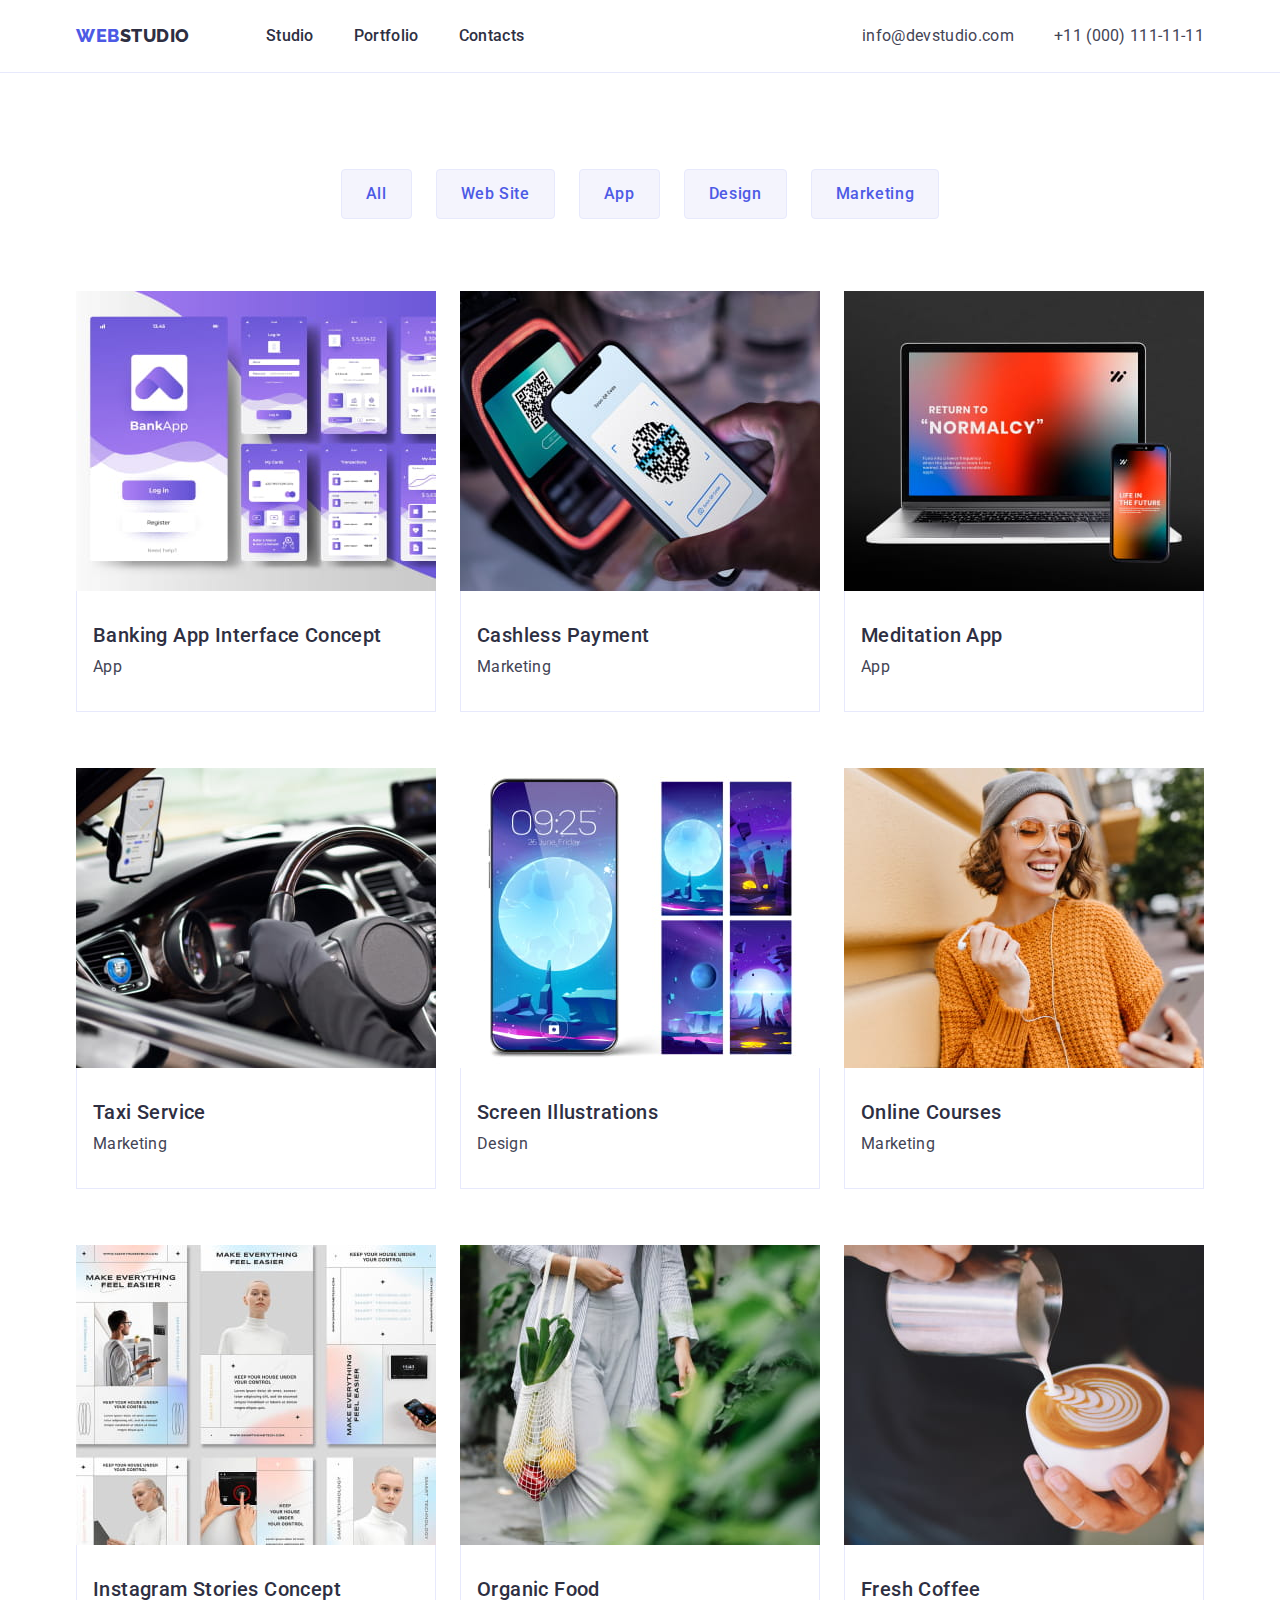
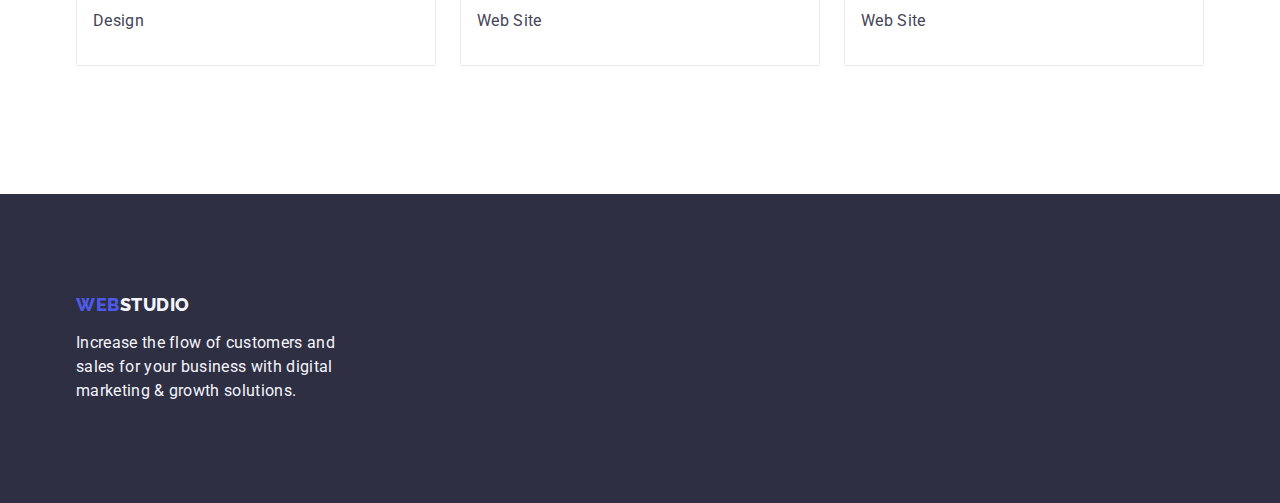
<file: portfolio.html>
<!DOCTYPE html>
<html lang="en">
  <head>
    <meta charset="UTF-8" />
    <meta http-equiv="X-UA-Compatible" content="IE=edge" />
    <meta name="viewport" content="width=device-width, initial-scale=1.0" />
    <title>WebStudio</title>
    <link rel="preconnect" href="https://fonts.googleapis.com" />
    <link rel="preconnect" href="https://fonts.gstatic.com" crossorigin />
    <link
      href="https://fonts.googleapis.com/css2?family=Raleway:wght@800&family=Roboto:wght@400;500;700;900&display=swap"
      rel="stylesheet"
    />
    <link
      rel="stylesheet"
      href="https://cdn.jsdelivr.net/npm/modern-normalize@1.1.0/modern-normalize.min.css"
    />
    <link rel="stylesheet" href="css/styles.css" />
  </head>
  <body>
    <header class="header">
      <div class="header-container container">
        <nav class="navigation">
          <a href="./index.html" class="main-logo link"
            >Web<span class="logo-header">Studio</span></a
          >
          <ul class="menu-nav list">
            <li>
              <a href="./index.html" class="menu-nav-item link">Studio</a>
            </li>
            <li>
              <a href="./portfolio.html" class="menu-nav-item link"
                >Portfolio</a
              >
            </li>
            <li>
              <a href="" class="menu-nav-item link">Contacts</a>
            </li>
          </ul>
        </nav>
        <address class="contacts-address">
          <ul class="contacts-list list">
            <li>
              <a class="contacts link" href="mailto:info@devstudio.com"
                >info@devstudio.com</a
              >
            </li>
            <li>
              <a class="contacts link" href="tel:+110001111111"
                >+11 (000) 111-11-11</a
              >
            </li>
          </ul>
        </address>
      </div>
    </header>

    <main>
      <section class="portfolio-main-section">
        <div class="container">
          <!-- Hidden header -->
          <h1 class="logo-navigation" hidden>Navigation</h1>
          <ul class="portfolio-buttom-list list">
            <li>
              <button
                type="button"
                style="cursor: pointer"
                class="button-portfolio"
              >
                All
              </button>
            </li>
            <li>
              <button
                type="button"
                style="cursor: pointer"
                class="button-portfolio"
              >
                Web Site
              </button>
            </li>
            <li>
              <button
                type="button"
                style="cursor: pointer"
                class="button-portfolio"
              >
                App
              </button>
            </li>
            <li>
              <button
                type="button"
                style="cursor: pointer"
                class="button-portfolio"
              >
                Design
              </button>
            </li>
            <li>
              <button
                type="button"
                style="cursor: pointer"
                class="button-portfolio"
              >
                Marketing
              </button>
            </li>
          </ul>

          <ul class="images-portfolio list">
            <li class="item-img">
              <a href="./images" class="link">
                <img
                  src="./images/images1.jpg"
                  alt="Picture of Bank App"
                  width="360"
                  class="pictures-portfolio"
                />
                <div class="img-name">
                  <h2 class="img-title">Banking App Interface Concept</h2>
                  <p class="img-text">App</p>
                </div>
              </a>
            </li>
            <li class="item-img">
              <a href="./images" class="link">
                <img
                  src="./images/images2.jpg"
                  alt="Picture of Payment"
                  width="360"
                  class="pictures-portfolio"
                />
                <div class="img-name">
                  <h2 class="img-title">Cashless Payment</h2>
                  <p class="img-text">Marketing</p>
                </div>
              </a>
            </li>
            <li class="item-img">
              <a href="./images" class="link">
                <img
                  src="./images/images3.jpg"
                  alt="Picture of phone and computer app"
                  width="360"
                  class="pictures-portfolio"
                />
                <div class="img-name">
                  <h2 class="img-title">Meditation App</h2>
                  <p class="img-text">App</p>
                </div>
              </a>
            </li>
            <li class="item-img">
              <a href="./images" class="link">
                <img
                  src="./images/images4.jpg"
                  alt="Picture of taxi service"
                  width="360"
                  class="pictures-portfolio"
                />
                <div class="img-name">
                  <h2 class="img-title">Taxi Service</h2>
                  <p class="img-text">Marketing</p>
                </div>
              </a>
            </li>
            <li class="item-img">
              <a href="./images" class="link">
                <img
                  src="./images/images5.jpg"
                  alt="Picture of screen Illustrations on phone"
                  width="360"
                  class="pictures-portfolio"
                />
                <div class="img-name">
                  <h2 class="img-title">Screen Illustrations</h2>
                  <p class="img-text">Design</p>
                </div>
              </a>
            </li>
            <li class="item-img">
              <a href="./images" class="link">
                <img
                  src="./images/images6.jpg"
                  alt="Picture of a girl, that taking an online course"
                  width="360"
                  class="pictures-portfolio"
                />
                <div class="img-name">
                  <h2 class="img-title">Online Courses</h2>
                  <p class="img-text">Marketing</p>
                </div>
              </a>
            </li>
            <li class="item-img">
              <a href="./images" class="link">
                <img
                  src="./images/images7.jpg"
                  alt="Picture of Instagram stories"
                  width="360"
                  class="pictures-portfolio"
                />
                <div class="img-name">
                  <h2 class="img-title">Instagram Stories Concept</h2>
                  <p class="img-text">Design</p>
                </div>
              </a>
            </li>
            <li class="item-img">
              <a href="./images" class="link">
                <img
                  src="./images/images8.jpg"
                  alt="Picture of healthy and organic food"
                  width="360"
                  class="pictures-portfolio"
                />
                <div class="img-name">
                  <h2 class="img-title">Organic Food</h2>
                  <p class="img-text">Web Site</p>
                </div>
              </a>
            </li>
            <li class="item-img">
              <a href="./images" class="link">
                <img
                  src="./images/images9.jpg"
                  alt="Picture of fresh coffee"
                  width="360"
                  class="pictures-portfolio"
                />
                <div class="img-name">
                  <h2 class="img-title">Fresh Coffee</h2>
                  <p class="img-text">Web Site</p>
                </div>
              </a>
            </li>
          </ul>
        </div>
      </section>
    </main>

    <footer class="footer">
      <div class="container">
        <a href="./index.html" class="logo-footer"
          >Web<span class="logo-studio">Studio</span></a
        >
        <p class="footer-text">
          Increase the flow of customers and sales for your business with
          digital marketing & growth solutions.
        </p>
      </div>
    </footer>
  </body>
</html>
</file>
<file: css/styles.css>
:root {
  --color-iris: #4d5ae5;
  --color-ocean: #404bbf;
  --color-navy-blue: #2e2f42;
  --color-green: #31d0aa;
  --color-slate: #434455;
  --color-light-slate: #8e8f99;
  --color-cornflower: #e7e9fc;
  --color-cloud: #f4f4fd;
  --color-navy-blue-modal: #2e2f42;
  --color-grey: #2e2f42;
  --color-white: #ffffff;
  --color-dairy: #fcfcfc;
}

body {
  background: #ffffff;
  font-family: 'Roboto', sans-serif;
  color: #434455;
}

h1,
h2,
h3,
p,
ul {
  margin: 0;
}

ul {
  padding-left: 0;
}

.container {
  width: 1158px;
  margin: 0 auto;
  padding: 0 15px;
}

.header {
  border-bottom: 1px solid #e7e9fc;
}

.header-container {
  display: flex;
}

.navigation {
  display: flex;
  align-items: center;
}

.logo-header {
  color: #2e2f42;
}

.main-logo {
  display: flex;
  flex-direction: row;
  align-items: center;
  padding: 0px;
  font-family: 'Raleway', sans-serif;
  font-weight: 800;
  font-size: 18px;
  line-height: 1.17;
  letter-spacing: 0.03em;
  text-transform: uppercase;
  color: #4d5ae5;
  text-decoration: none;
  margin-right: 76px;
}

.logo-studio {
  color: #f4f4fd;
}

.link {
  text-decoration: none;
}

.list {
  list-style: none;
}

.menu-nav {
  margin: 0;
  flex-direction: row;
  align-items: flex-start;
  padding: 24px 0;
  font-weight: 500;
  font-size: 16px;
  line-height: 1.5;
  letter-spacing: 0.02em;
  text-decoration: none;
  color: #2e2f42;
  display: flex;
  gap: 40px;
}

.menu-nav-item {
  padding: 24px 0;
  color: #2e2f42;
}

.menu-nav-item:hover,
.menu-nav-item:focus {
  color: #404bbf;
}

.contacts-address {
  margin-left: auto;
}

.contacts-list {
  font-family: 'Roboto';
  font-style: normal;
  font-weight: 400;
  font-size: 16px;
  line-height: 1.5;
  letter-spacing: 0.02em;
  color: #434455;
  text-decoration: none;
  display: flex;
  gap: 40px;
}

.contacts {
  font-family: 'Roboto';
  font-style: normal;
  font-weight: 400;
  font-size: 16px;
  line-height: 1.5;
  letter-spacing: 0.02em;
  color: #434455;
  text-decoration: none;
  display: flex;
  gap: 40px;
  padding: 24px 0;
}

.contacts:hover,
.contacts:focus {
  color: #404bbf;
}

.hero {
  background-color: #2e2f42;
  padding: 188px 0;
}

.header-hero {
  font-size: 56px;
  line-height: 1.07;
  text-align: center;
  letter-spacing: 0.02em;
  color: #ffffff;
  max-width: 496px;
  margin: 0 auto;
  margin-bottom: 48px;
}

.logo-navigation {
}

.button-main {
  font-family: 'Roboto', sans-serif;
  font-style: normal;
  font-weight: 500;
  font-size: 16px;
  line-height: 1.5;
  margin: 0 auto;
  color: #ffffff;
  background-color: #4d5ae5;
  letter-spacing: 0.04em;
  cursor: pointer;
  min-width: 169px;
  display: block;
  padding: 16px 32px;
  border: none;
  box-shadow: 0px 4px 4px rgba(0, 0, 0, 0.15);
  border-radius: 4px;
}

.button-main:hover,
.button-main:focus {
  background-color: #404bbf;
}

.features-section {
  padding: 120px 0;
}

.features-list {
  display: flex;
  gap: 24px;
}

.features {
  font-weight: 500;
  font-size: 20px;
  line-height: 1.2;
  letter-spacing: 0.02em;
  color: #2e2f42;
  flex: none;
  order: 0;
  flex-grow: 0;
  margin-bottom: 8px;
}

.features-list-item {
  width: calc((100% - 72px) / 4);
}

.features-item {
  font-size: 16px;
  line-height: 1.5;
  letter-spacing: 0.02em;
  color: #434455;
  flex: none;
  order: 1;
  flex-grow: 0;
}

.pictures-section {
  padding-bottom: 120px;
}

.images-header {
  font-size: 36px;
  line-height: 1.11;
  text-align: center;
  letter-spacing: 0.02em;
  text-transform: capitalize;
  list-style: none;
  color: #2e2f42;
  height: 38.45px;
  text-align: center;
  letter-spacing: 0.02em;
  text-transform: capitalize;
  margin-bottom: 72px;
}

.pictures-list {
  display: flex;
  gap: 24px;
}

.pictures-main {
  display: flex;
  flex-direction: column;
  align-items: flex-start;
  padding: 0px;
  width: calc((100% - 48px) / 3);
}

.team-members {
  background-color: #f4f4fd;
  padding: 120px 0;
}

.team-members-header {
  font-size: 36px;
  line-height: 1.11;
  text-align: center;
  letter-spacing: 0.02em;
  text-transform: capitalize;
  color: #2e2f42;
  list-style: none;
  margin-bottom: 72px;
}

.team-members-list {
  display: flex;
  gap: 24px;
}

.team-members-item {
  background-color: #ffffff;
  display: flex;
  flex-direction: column;
  justify-content: center;
  align-items: center;
  box-shadow: 0px 1px 6px rgba(46, 47, 66, 0.08),
    0px 1px 1px rgba(46, 47, 66, 0.16), 0px 2px 1px rgba(46, 47, 66, 0.08);
  border-radius: 0px 0px 4px 4px;
  width: calc((100% - 3 * 24px) / 4);
}

.team-name-text {
  padding: 32px 16px;
}

.team-members-pictures {
  background: url(man-with-laptop-presenting-something.jpg);
  mix-blend-mode: normal;
  flex: none;
  order: 0;
  flex-grow: 0;
}

.team-members-name {
  font-weight: 500;
  font-size: 20px;
  line-height: 1.2;
  letter-spacing: 0.02em;
  color: #2e2f42;
  flex: none;
  order: 0;
  flex-grow: 0;
  text-align: center;
  margin-bottom: 8px;
}

.team-members-text {
  font-size: 16px;
  line-height: 1.5;
  letter-spacing: 0.02em;
  color: #434455;
  text-align: center;
  flex: none;
  order: 1;
  flex-grow: 0;
}

.footer {
  background-color: #2e2f42;
  padding: 100px 0;
}

.logo-footer {
  display: inline-block;
  flex-direction: row;
  align-items: center;
  padding: 0px;
  font-family: 'Raleway', sans-serif;
  font-weight: 800;
  font-size: 18px;
  line-height: 1.17;
  letter-spacing: 0.03em;
  text-transform: uppercase;
  color: #4d5ae5;
  text-decoration: none;
  margin-right: 76px;
  margin-bottom: 16px;
}

.logo-studio {
  display: inline-block;
}

.footer-text {
  max-width: 264px;
  font-family: 'Roboto';
  font-style: normal;
  font-weight: 400;
  font-size: 16px;
  line-height: 24px;
  letter-spacing: 0.02em;
  color: #f4f4fd;
}

.list {
  list-style: none;
}

.portfolio-main-section {
  padding: 96px 0 120px;
}

.portfolio-buttom-list {
  display: flex;
  justify-content: center;
  gap: 24px;
  margin-bottom: 72px;
}

.button-portfolio {
  font-family: 'Roboto', sans-serif;
  font-weight: 500;
  font-size: 16px;
  line-height: 1.5;
  letter-spacing: 0.04em;
  color: #4d5ae5;
  background-color: #f4f4fd;
  cursor: pointer;
  display: flex;
  flex-direction: row;
  align-items: flex-start;
  padding: 0px;
  gap: 24px;
  padding: 12px 24px;
  border: 1px solid #e7e9fc;
  border-radius: 4px;
}

.button-portfolio:focus,
.button-portfolio:hover {
  color: #ffffff;
  background-color: #404bbf;
  border: 1px solid transparent;
}

.images-portfolio {
  display: flex;
  flex-wrap: wrap;
  gap: 24px;
  row-gap: 48px;
}

.link {
  text-decoration: none;
}

.item-img {
  width: calc((100% - 48px) / 3);
}

.img-name {
  padding: 32px 16px;
  border: 1px solid #e7e9fc;
  border-top: none;
  margin-bottom: 8px;
}

.pictures-portfolio {
  display: block;
}

.img-title {
  font-family: 'Roboto';
  font-style: normal;
  font-weight: 500;
  font-size: 20px;
  line-height: 1.2;
  letter-spacing: 0.02em;
  color: #2e2f42;
  flex: none;
  order: 0;
  margin-bottom: 8px;
}

.img-text {
  font-family: 'Roboto';
  font-style: normal;
  font-weight: 400;
  font-size: 16px;
  line-height: 1.5;
  letter-spacing: 0.02em;
  color: #434455;
  flex: none;
  order: 1;
}
</file>
